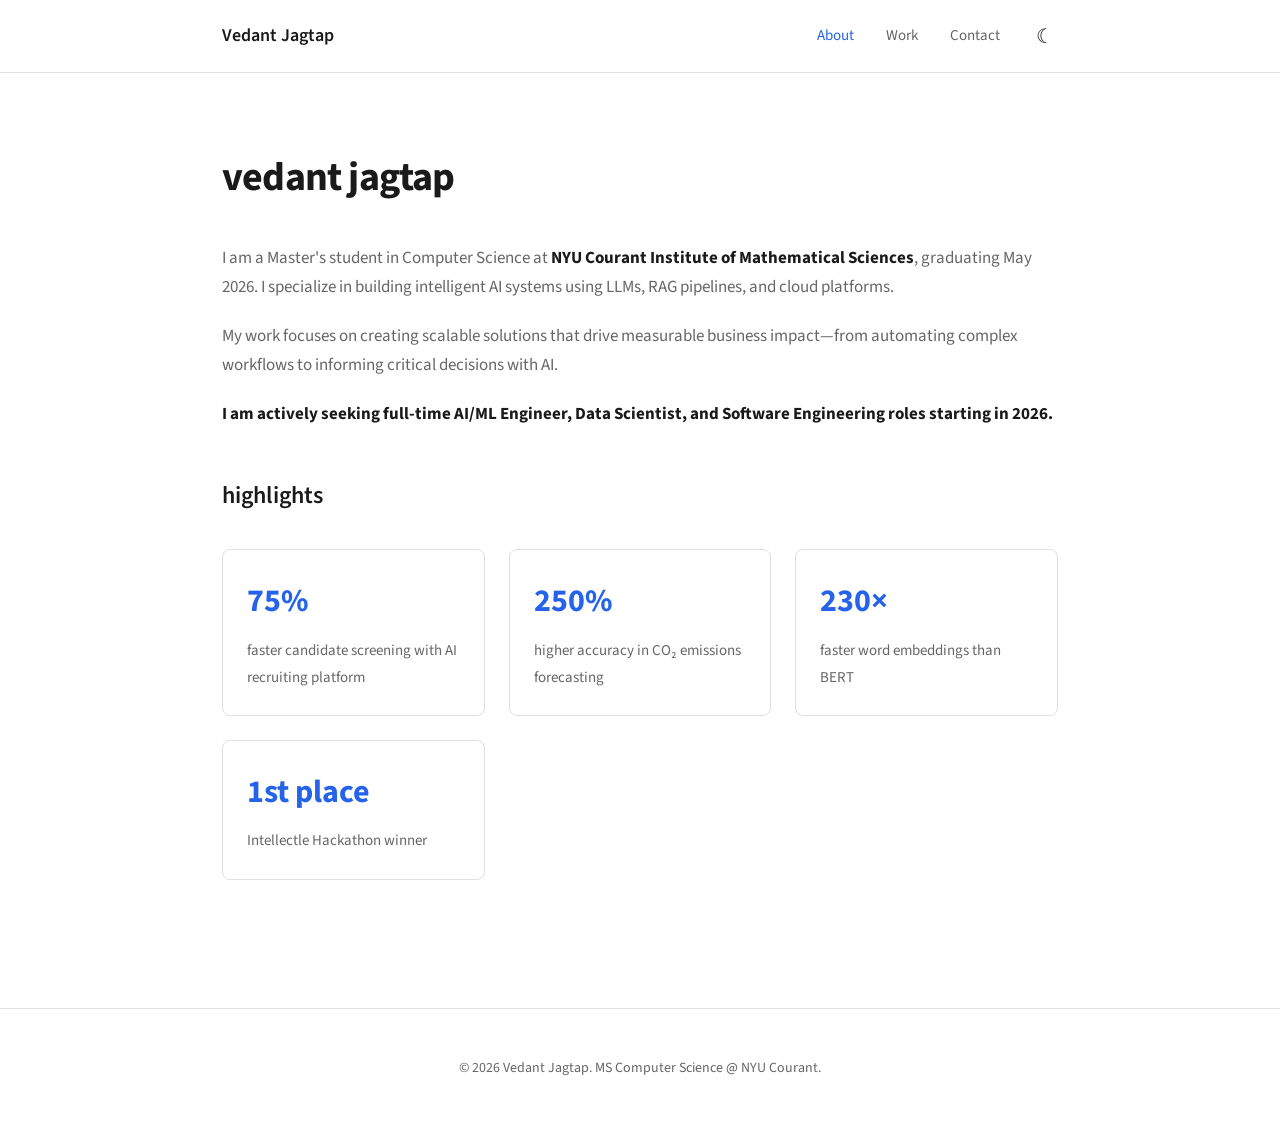
<file: index.html>
<!DOCTYPE html>
<html lang="en">
<head>
    <meta charset="UTF-8">
    <meta name="viewport" content="width=device-width, initial-scale=1.0">
    <meta name="description" content="Vedant Jagtap - AI/ML Engineer">
    <title>Vedant Jagtap</title>
    <link href="https://fonts.googleapis.com/css2?family=Source+Sans+3:wght@400;600;700&display=swap" rel="stylesheet">
    <link rel="stylesheet" href="styles.css">
</head>
<body>
    <nav class="nav">
        <div class="nav-content">
            <a href="index.html" class="nav-name">Vedant Jagtap</a>
            <div class="nav-right">
                <a href="index.html" class="active">About</a>
                <a href="work.html">Work</a>
                <a href="contact.html">Contact</a>
                <button class="theme-toggle" id="theme-toggle" aria-label="Toggle theme">
                    <span class="sun">☀</span>
                    <span class="moon">☾</span>
                </button>
            </div>
        </div>
    </nav>

    <main>
        <section class="section">
            <div class="container">
                <h1 class="page-title">Vedant Jagtap</h1>
                
                <div class="intro">
                    <p>I am a Master's student in Computer Science at <strong>NYU Courant Institute of Mathematical Sciences</strong>, graduating May 2026. I specialize in building intelligent AI systems using LLMs, RAG pipelines, and cloud platforms.</p>
                    
                    <p>My work focuses on creating scalable solutions that drive measurable business impact—from automating complex workflows to informing critical decisions with AI.</p>
                    
                    <p><strong>I am actively seeking full-time AI/ML Engineer, Data Scientist, and Software Engineering roles starting in 2026.</strong></p>
                </div>

                <h2 class="subsection-title">highlights</h2>
                <div class="highlights">
                    <div class="highlight-item">
                        <span class="highlight-number">75%</span>
                        <span class="highlight-text">faster candidate screening with AI recruiting platform</span>
                    </div>
                    <div class="highlight-item">
                        <span class="highlight-number">250%</span>
                        <span class="highlight-text">higher accuracy in CO₂ emissions forecasting</span>
                    </div>
                    <div class="highlight-item">
                        <span class="highlight-number">230×</span>
                        <span class="highlight-text">faster word embeddings than BERT</span>
                    </div>
                    <div class="highlight-item">
                        <span class="highlight-number">1st place</span>
                        <span class="highlight-text">Intellectle Hackathon winner</span>
                    </div>
                </div>
            </div>
        </section>
    </main>

    <footer class="footer">
        <div class="container">
            <p>© 2026 Vedant Jagtap. MS Computer Science @ NYU Courant.</p>
        </div>
    </footer>

    <script src="script.js"></script>
</body>
</html>
</file>
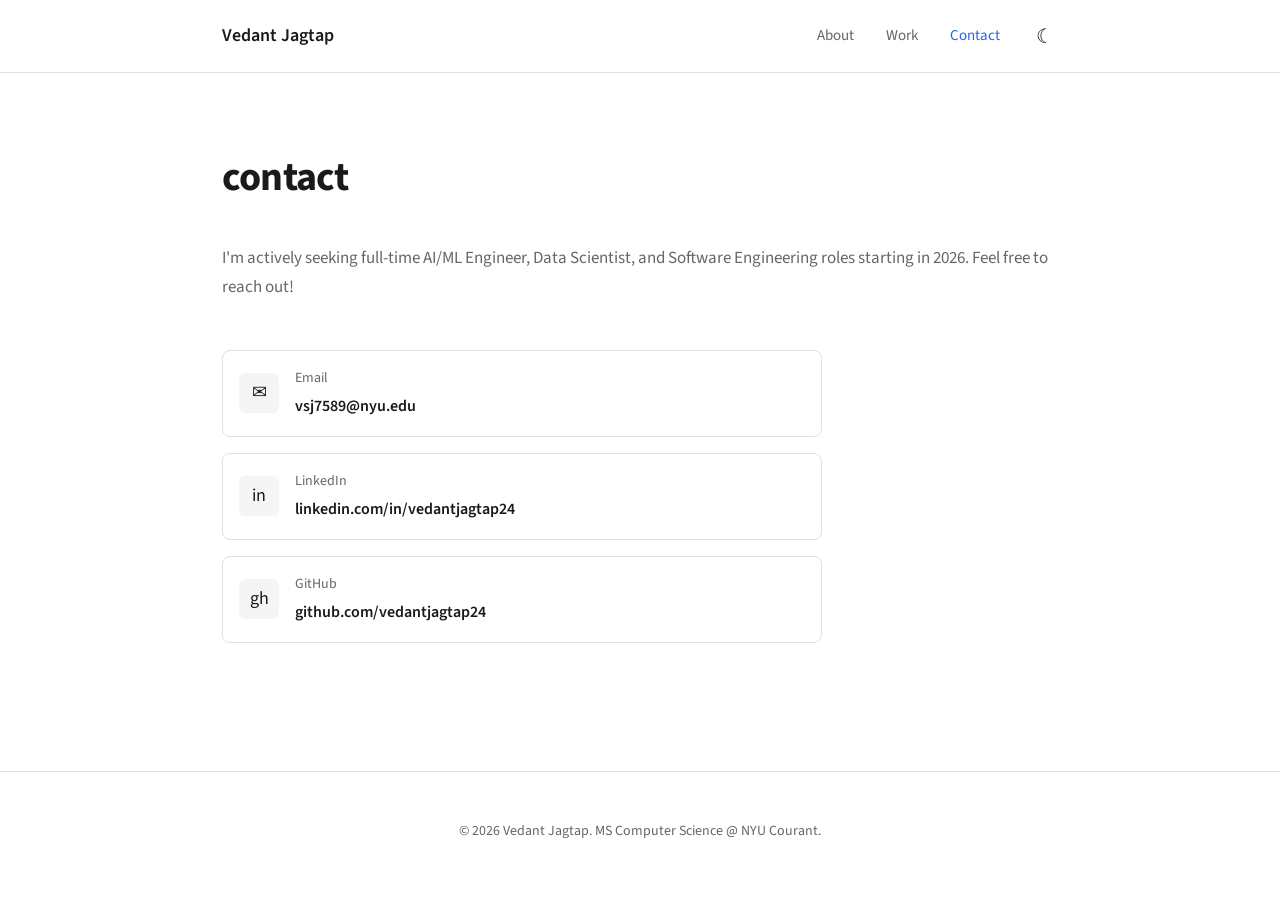
<file: contact.html>
<!DOCTYPE html>
<html lang="en">
<head>
    <meta charset="UTF-8">
    <meta name="viewport" content="width=device-width, initial-scale=1.0">
    <meta name="description" content="Vedant Jagtap - Contact">
    <title>Contact | Vedant Jagtap</title>
    <link href="https://fonts.googleapis.com/css2?family=Source+Sans+3:wght@400;600;700&display=swap" rel="stylesheet">
    <link rel="stylesheet" href="styles.css">
</head>
<body>
    <nav class="nav">
        <div class="nav-content">
            <a href="index.html" class="nav-name">Vedant Jagtap</a>
            <div class="nav-right">
                <a href="index.html">About</a>
                <a href="work.html">Work</a>
                <a href="contact.html" class="active">Contact</a>
                <button class="theme-toggle" id="theme-toggle" aria-label="Toggle theme">
                    <span class="sun">☀</span>
                    <span class="moon">☾</span>
                </button>
            </div>
        </div>
    </nav>

    <main>
        <section class="section">
            <div class="container">
                <h1 class="page-title">contact</h1>
                
                <div class="contact-intro">
                    <p>I'm actively seeking full-time AI/ML Engineer, Data Scientist, and Software Engineering roles starting in 2026. Feel free to reach out!</p>
                </div>

                <div class="contact-links">
                    <a href="mailto:vsj7589@nyu.edu" class="contact-link">
                        <span class="link-icon">✉</span>
                        <div>
                            <div class="contact-label">Email</div>
                            <div class="contact-value">vsj7589@nyu.edu</div>
                        </div>
                    </a>
                    <a href="https://linkedin.com/in/vedantjagtap24" target="_blank" class="contact-link">
                        <span class="link-icon">in</span>
                        <div>
                            <div class="contact-label">LinkedIn</div>
                            <div class="contact-value">linkedin.com/in/vedantjagtap24</div>
                        </div>
                    </a>
                    <a href="https://github.com/vedantjagtap24" target="_blank" class="contact-link">
                        <span class="link-icon">gh</span>
                        <div>
                            <div class="contact-label">GitHub</div>
                            <div class="contact-value">github.com/vedantjagtap24</div>
                        </div>
                    </a>
                </div>
            </div>
        </section>
    </main>

    <footer class="footer">
        <div class="container">
            <p>© 2026 Vedant Jagtap. MS Computer Science @ NYU Courant.</p>
        </div>
    </footer>

    <script src="script.js"></script>
</body>
</html>
</file>
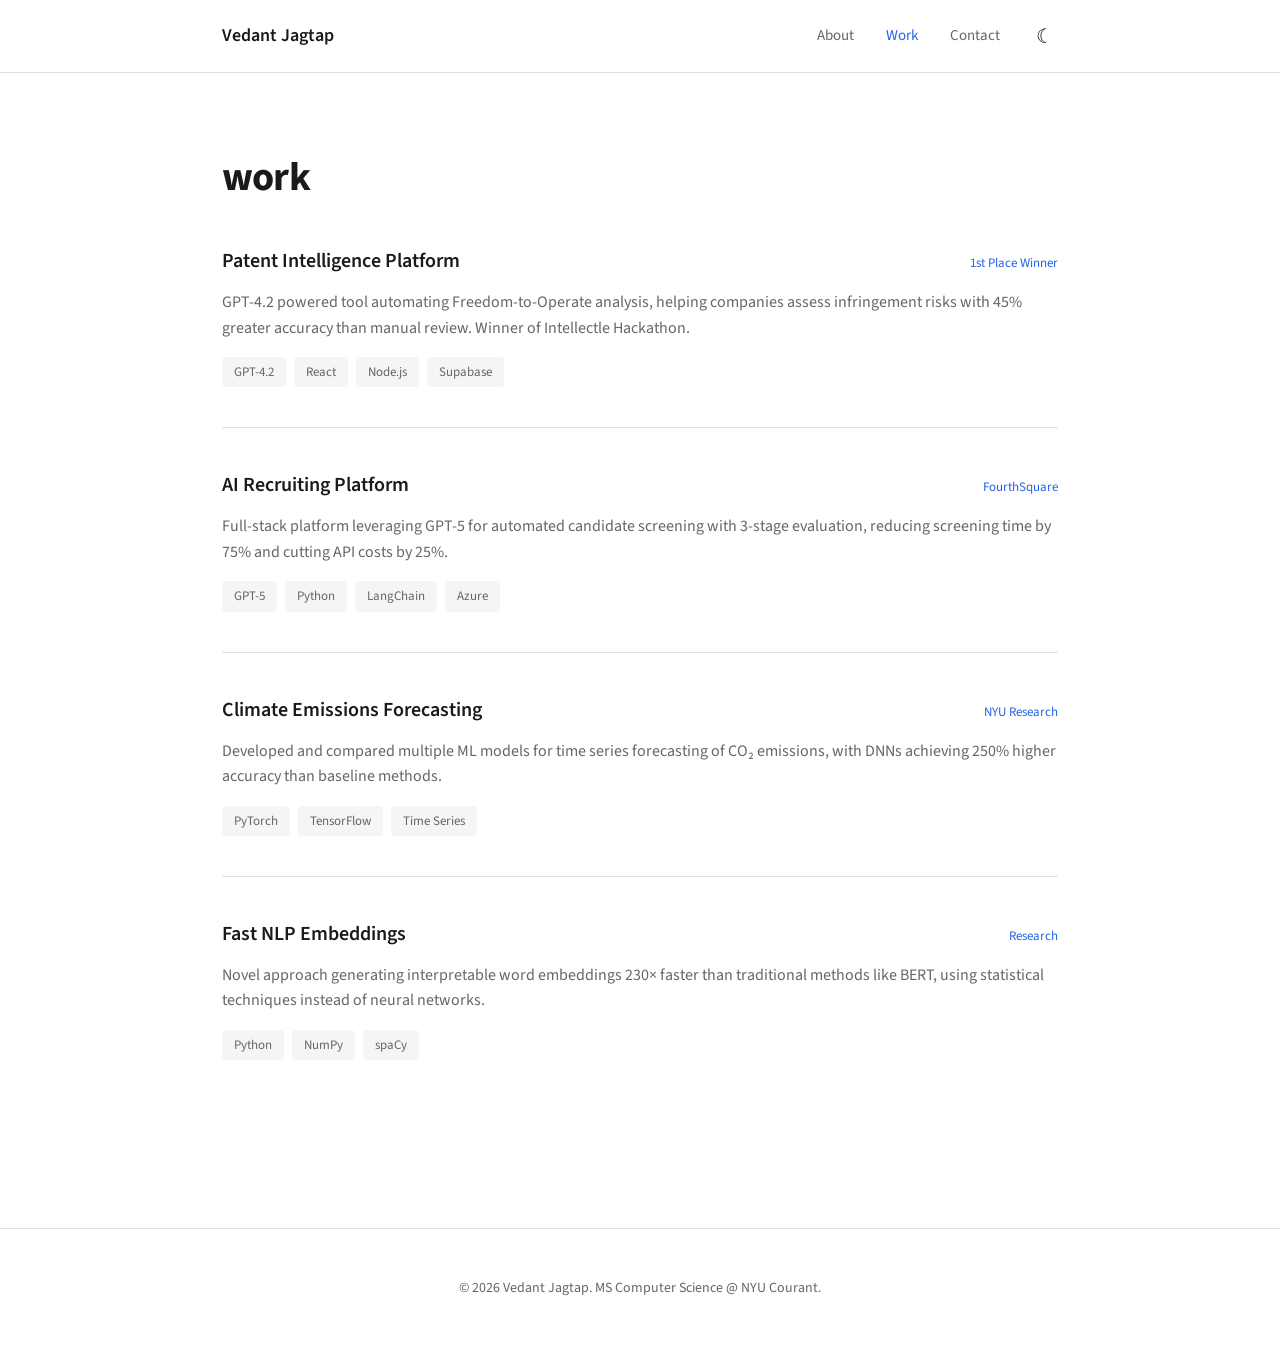
<file: work.html>
<!DOCTYPE html>
<html lang="en">
<head>
    <meta charset="UTF-8">
    <meta name="viewport" content="width=device-width, initial-scale=1.0">
    <meta name="description" content="Vedant Jagtap - Work">
    <title>Work | Vedant Jagtap</title>
    <link href="https://fonts.googleapis.com/css2?family=Source+Sans+3:wght@400;600;700&display=swap" rel="stylesheet">
    <link rel="stylesheet" href="styles.css">
</head>
<body>
    <nav class="nav">
        <div class="nav-content">
            <a href="index.html" class="nav-name">Vedant Jagtap</a>
            <div class="nav-right">
                <a href="index.html">About</a>
                <a href="work.html" class="active">Work</a>
                <a href="contact.html">Contact</a>
                <button class="theme-toggle" id="theme-toggle" aria-label="Toggle theme">
                    <span class="sun">☀</span>
                    <span class="moon">☾</span>
                </button>
            </div>
        </div>
    </nav>

    <main>
        <section class="section">
            <div class="container">
                <h1 class="page-title">work</h1>
                
                <div class="projects">
                    <div class="project">
                        <div class="project-header">
                            <h3 class="project-title">Patent Intelligence Platform</h3>
                            <span class="project-tag">1st Place Winner</span>
                        </div>
                        <p class="project-description">GPT-4.2 powered tool automating Freedom-to-Operate analysis, helping companies assess infringement risks with 45% greater accuracy than manual review. Winner of Intellectle Hackathon.</p>
                        <div class="project-tech">
                            <span>GPT-4.2</span>
                            <span>React</span>
                            <span>Node.js</span>
                            <span>Supabase</span>
                        </div>
                    </div>

                    <div class="project">
                        <div class="project-header">
                            <h3 class="project-title">AI Recruiting Platform</h3>
                            <span class="project-tag">FourthSquare</span>
                        </div>
                        <p class="project-description">Full-stack platform leveraging GPT-5 for automated candidate screening with 3-stage evaluation, reducing screening time by 75% and cutting API costs by 25%.</p>
                        <div class="project-tech">
                            <span>GPT-5</span>
                            <span>Python</span>
                            <span>LangChain</span>
                            <span>Azure</span>
                        </div>
                    </div>

                    <div class="project">
                        <div class="project-header">
                            <h3 class="project-title">Climate Emissions Forecasting</h3>
                            <span class="project-tag">NYU Research</span>
                        </div>
                        <p class="project-description">Developed and compared multiple ML models for time series forecasting of CO₂ emissions, with DNNs achieving 250% higher accuracy than baseline methods.</p>
                        <div class="project-tech">
                            <span>PyTorch</span>
                            <span>TensorFlow</span>
                            <span>Time Series</span>
                        </div>
                    </div>

                    <div class="project">
                        <div class="project-header">
                            <h3 class="project-title">Fast NLP Embeddings</h3>
                            <span class="project-tag">Research</span>
                        </div>
                        <p class="project-description">Novel approach generating interpretable word embeddings 230× faster than traditional methods like BERT, using statistical techniques instead of neural networks.</p>
                        <div class="project-tech">
                            <span>Python</span>
                            <span>NumPy</span>
                            <span>spaCy</span>
                        </div>
                    </div>
                </div>
            </div>
        </section>
    </main>

    <footer class="footer">
        <div class="container">
            <p>© 2026 Vedant Jagtap. MS Computer Science @ NYU Courant.</p>
        </div>
    </footer>

    <script src="script.js"></script>
</body>
</html>
</file>
<file: styles.css>
:root {
    --bg: #ffffff;
    --text: #1a1a1a;
    --text-muted: #666666;
    --border: #e0e0e0;
    --accent: #2563eb;
    --hover: #f5f5f5;
}

[data-theme="dark"] {
    --bg: #0d1117;
    --text: #e6edf3;
    --text-muted: #8b949e;
    --border: #30363d;
    --accent: #58a6ff;
    --hover: #161b22;
}

* {
    margin: 0;
    padding: 0;
    box-sizing: border-box;
}

html {
    scroll-behavior: smooth;
}

body {
    font-family: 'Source Sans 3', -apple-system, BlinkMacSystemFont, sans-serif;
    background: var(--bg);
    color: var(--text);
    line-height: 1.7;
    transition: background-color 0.3s ease, color 0.3s ease;
}

/* Navigation */
.nav {
    position: fixed;
    top: 0;
    width: 100%;
    background: var(--bg);
    border-bottom: 1px solid var(--border);
    z-index: 1000;
    transition: background-color 0.3s ease, border-color 0.3s ease;
}

.nav-content {
    max-width: 900px;
    margin: 0 auto;
    padding: 1.25rem 2rem;
    display: flex;
    justify-content: space-between;
    align-items: center;
}

.nav-name {
    font-size: 1.125rem;
    font-weight: 600;
    color: var(--text);
    text-decoration: none;
}

.nav-right {
    display: flex;
    align-items: center;
    gap: 2rem;
}

.nav-right a {
    color: var(--text-muted);
    text-decoration: none;
    font-size: 0.9375rem;
    transition: color 0.2s;
}

.nav-right a:hover,
.nav-right a.active {
    color: var(--accent);
}

.theme-toggle {
    background: none;
    border: none;
    cursor: pointer;
    font-size: 1.25rem;
    color: var(--text);
    padding: 0.25rem;
    display: flex;
    align-items: center;
}

.theme-toggle .sun {
    display: none;
}

.theme-toggle .moon {
    display: block;
}

[data-theme="dark"] .theme-toggle .sun {
    display: block;
}

[data-theme="dark"] .theme-toggle .moon {
    display: none;
}

/* Container */
.container {
    max-width: 900px;
    margin: 0 auto;
    padding: 0 2rem;
}

main {
    padding-top: 80px;
    min-height: calc(100vh - 200px);
}

.section {
    padding: 4rem 0;
}

/* Typography */
.page-title {
    font-size: 2.5rem;
    font-weight: 700;
    margin-bottom: 2rem;
    letter-spacing: -0.02em;
    text-transform: lowercase;
}

.subsection-title {
    font-size: 1.5rem;
    font-weight: 600;
    margin: 3rem 0 2rem;
    text-transform: lowercase;
}

.intro p {
    font-size: 1.0625rem;
    margin-bottom: 1.25rem;
    color: var(--text-muted);
}

.intro strong {
    color: var(--text);
}

/* Highlights */
.highlights {
    display: grid;
    grid-template-columns: repeat(auto-fit, minmax(200px, 1fr));
    gap: 1.5rem;
}

.highlight-item {
    padding: 1.5rem;
    border: 1px solid var(--border);
    border-radius: 8px;
    transition: border-color 0.2s;
}

.highlight-item:hover {
    border-color: var(--accent);
}

.highlight-number {
    display: block;
    font-size: 2rem;
    font-weight: 700;
    color: var(--accent);
    margin-bottom: 0.5rem;
}

.highlight-text {
    font-size: 0.9375rem;
    color: var(--text-muted);
}

/* Projects */
.projects {
    display: flex;
    flex-direction: column;
    gap: 2.5rem;
}

.project {
    padding-bottom: 2.5rem;
    border-bottom: 1px solid var(--border);
}

.project:last-child {
    border-bottom: none;
}

.project-header {
    display: flex;
    justify-content: space-between;
    align-items: baseline;
    margin-bottom: 0.75rem;
    gap: 1rem;
}

.project-title {
    font-size: 1.25rem;
    font-weight: 600;
}

.project-tag {
    font-size: 0.8125rem;
    color: var(--accent);
    white-space: nowrap;
}

.project-description {
    color: var(--text-muted);
    margin-bottom: 1rem;
    line-height: 1.6;
}

.project-tech {
    display: flex;
    flex-wrap: wrap;
    gap: 0.5rem;
}

.project-tech span {
    font-size: 0.8125rem;
    color: var(--text-muted);
    background: var(--hover);
    padding: 0.25rem 0.75rem;
    border-radius: 4px;
}

/* Contact */
.contact-intro {
    margin-bottom: 3rem;
}

.contact-intro p {
    font-size: 1.0625rem;
    color: var(--text-muted);
}

.contact-links {
    display: flex;
    flex-direction: column;
    gap: 1rem;
    max-width: 600px;
}

.contact-link {
    display: flex;
    align-items: center;
    gap: 1rem;
    color: var(--text);
    text-decoration: none;
    padding: 1rem;
    border: 1px solid var(--border);
    border-radius: 8px;
    transition: all 0.2s;
}

.contact-link:hover {
    border-color: var(--accent);
    background: var(--hover);
}

.link-icon {
    width: 40px;
    height: 40px;
    display: flex;
    align-items: center;
    justify-content: center;
    background: var(--hover);
    border-radius: 6px;
    font-size: 1.125rem;
    flex-shrink: 0;
}

.contact-label {
    font-size: 0.875rem;
    color: var(--text-muted);
    margin-bottom: 0.125rem;
}

.contact-value {
    font-weight: 600;
    color: var(--text);
}

/* Footer */
.footer {
    padding: 3rem 0;
    border-top: 1px solid var(--border);
    margin-top: 4rem;
}

.footer p {
    color: var(--text-muted);
    font-size: 0.875rem;
    text-align: center;
}

/* Responsive */
@media (max-width: 768px) {
    .nav-content {
        padding: 1rem 1.5rem;
    }
    
    .nav-right {
        gap: 1.25rem;
    }
    
    .nav-right a {
        font-size: 0.875rem;
    }
    
    .container {
        padding: 0 1.5rem;
    }
    
    .page-title {
        font-size: 2rem;
    }
    
    .intro p {
        font-size: 1rem;
    }
    
    .highlights {
        grid-template-columns: 1fr;
    }
    
    .project-header {
        flex-direction: column;
        align-items: flex-start;
        gap: 0.5rem;
    }
}
</file>
